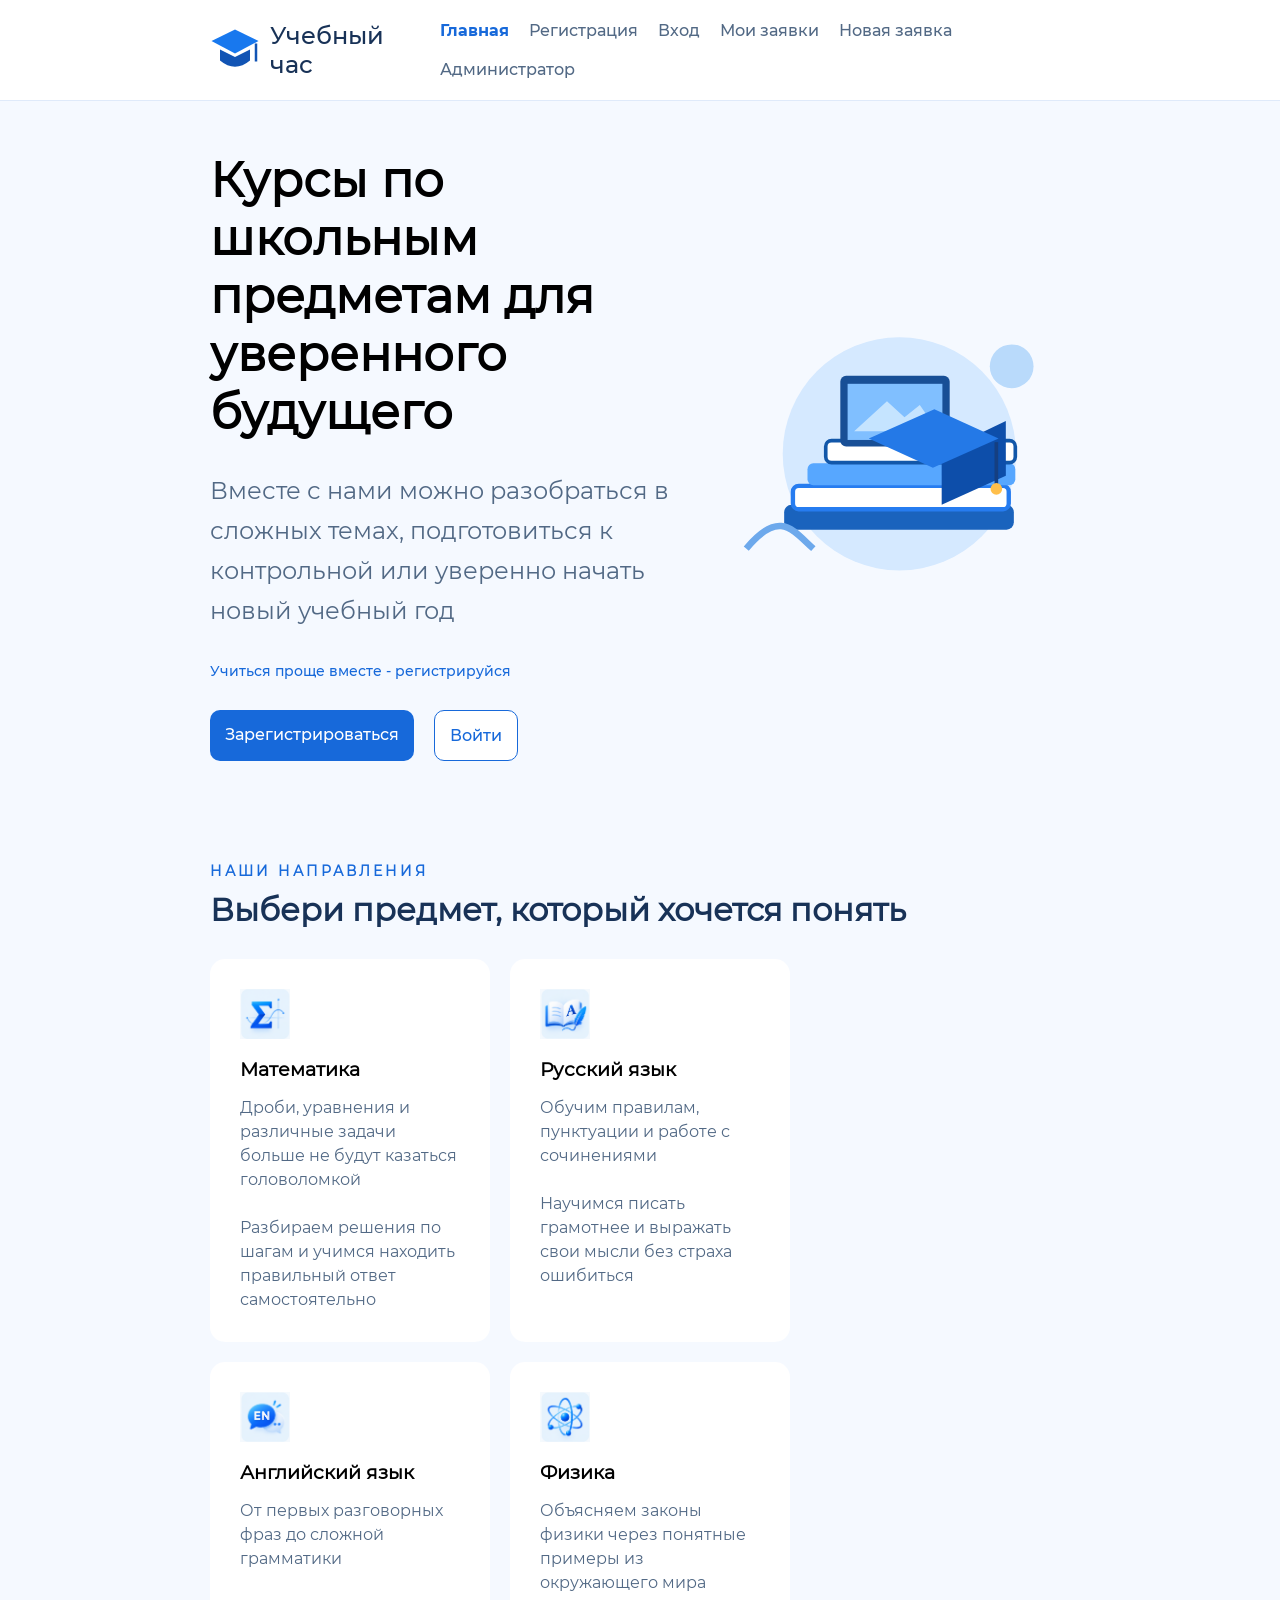
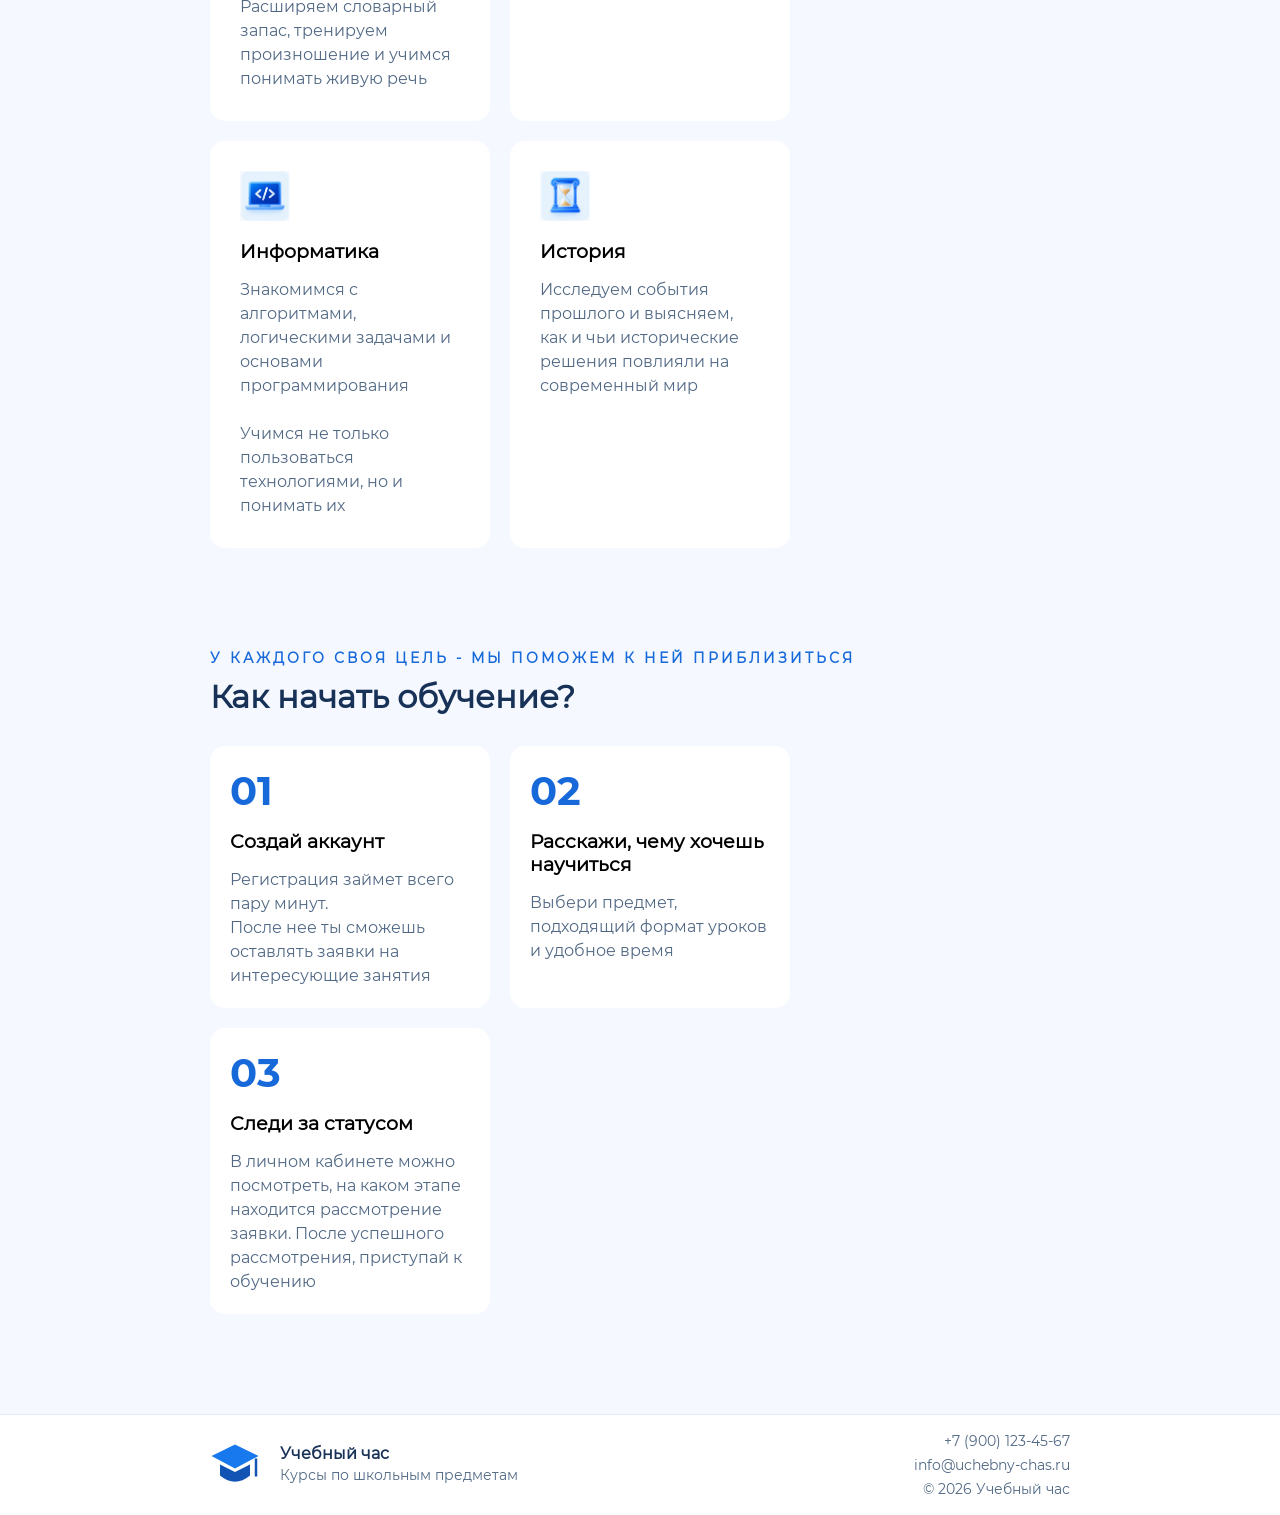
<file: index.html>
<!DOCTYPE html>
<html lang="ru">
<head>
    <meta charset="UTF-8">
    <meta name="viewport" content="width=device-width, initial-scale=1.0">
    <title>Главная | Учебный час</title>
    <link rel="stylesheet" href="css/style.css">
</head>
<body>
    <header class="header">
        <div class="container header__inner">
            <a class="header__logo" href="index.html"><img class="header__logo-image" src="img/logo.svg" alt="Логотип">Учебный час</a>
            <nav class="header__nav">
                <a class="header__link header__link--active" href="index.html">Главная</a>
                <a class="header__link" href="register.html">Регистрация</a>
                <a class="header__link" href="login.html">Вход</a>
                <a class="header__link" href="orders.html">Мои заявки</a>
                <a class="header__link" href="create.html">Новая заявка</a>
                <a class="header__link" href="admin.html">Администратор</a>
            </nav>
        </div>
    </header>
    <main class="main">
        <section class="sec">
            <div class="container sec__inner">
                <div class="sec__content">
                    <h1 class="sec__title">Курсы по школьным предметам для уверенного будущего</h1>
                    <p class="sec__text">Вместе с нами можно разобраться в сложных темах, подготовиться к контрольной или уверенно начать новый учебный год</p>
                    <span class="sec__tag">Учиться проще вместе - регистрируйся</span>
                    <div class="sec__buttons">
                        <a class="button" href="register.html">Зарегистрироваться</a>
                        <a class="button button--outline" href="login.html">Войти</a>
                    </div>
                </div>
                <img class="sec__picture" src="img/study.svg" alt="">
            </div>
        </section>
        <section class="sec">
            <div class="container sec-heading">
                <span class="sec-heading__eyebrow">НАШИ НАПРАВЛЕНИЯ</span>
                <h2 class="sec-heading__title">Выбери предмет, который хочется понять</h2>
            </div>
            <div class="container subject__grid">
                <article class="subject__card">
                    <img class="subject__icon" src="img/1.png" alt="математика фото">
                    <h3 class="subject__name">Математика</h3>
                    <p class="subject__text">Дроби, уравнения и различные задачи больше не будут казаться головоломкой <br> <br> Разбираем решения по шагам и учимся находить правильный ответ самостоятельно</p>
                </article>
                <article class="subject__card">
                    <img class="subject__icon" src="img/2.png" alt="русский язык фото">
                    <h3 class="subject__name">Русский язык</h3>
                    <p class="subject__text">Обучим правилам, пунктуации и работе с сочинениями <br> <br> Научимся писать грамотнее и выражать свои мысли без страха ошибиться</p>
                </article>
                <article class="subject__card">
                    <img class="subject__icon" src="img/3.png" alt="английский язык фото">
                    <h3 class="subject__name">Английский язык</h3>
                    <p class="subject__text">От первых разговорных фраз до сложной грамматики <br> <br> Расширяем словарный запас, тренируем произношение и учимся понимать живую речь</p>
                </article>
                <article class="subject__card">
                    <img class="subject__icon" src="img/4.png" alt="физика фото">
                    <h3 class="subject__name">Физика</h3>
                    <p class="subject__text">Объясняем законы физики через понятные примеры из окружающего мира</p>
                </article>
                <article class="subject__card">
                    <img class="subject__icon" src="img/5.png" alt="информатика фото">
                    <h3 class="subject__name">Информатика</h3>
                    <p class="subject__text">Знакомимся с алгоритмами, логическими задачами и основами программирования <br> <br> Учимся не только пользоваться технологиями, но и понимать их</p>
                </article>
                <article class="subject__card">
                    <img class="subject__icon" src="img/6.png" alt="история фото">
                    <h3 class="subject__name">История</h3>
                    <p class="subject__text">Исследуем события прошлого и выясняем, как и чьи исторические решения повлияли на современный мир</p>
                </article>
            </div>
        </section>
        <section class="sec">
            <div class="container">
                <div class="sec-heading">
                    <span class="sec-heading__eyebrow">У КАЖДОГО СВОЯ ЦЕЛЬ - МЫ ПОМОЖЕМ К НЕЙ ПРИБЛИЗИТЬСЯ</span>
                    <h2 class="sec-heading__title">Как начать обучение?</h2>
                </div>
                <div class="steps__grid">
                    <article class="steps__item">
                        <span class="steps__number">01</span>
                        <h3 class="steps__title">Создай аккаунт</h3>
                        <p class="steps__text">Регистрация займет всего пару минут. <br> После нее ты сможешь оставлять заявки на интересующие занятия</p>
                    </article>
                    <article class="steps__item">
                        <span class="steps__number">02</span>
                        <h3 class="steps__title">Расскажи, чему хочешь научиться</h3>
                        <p class="steps__text">Выбери предмет, подходящий формат уроков и удобное время</p>
                    </article>
                    <article class="steps__item">
                        <span class="steps__number">03</span>
                        <h3 class="steps__title">Следи за статусом</h3>
                        <p class="steps__text">В личном кабинете можно посмотреть, на каком этапе находится рассмотрение заявки. После успешного рассмотрения, приступай к обучению</p>
                    </article>
                </div>
            </div>
        </section>
    </main>
    <footer class="footer">
        <div class="container footer__inner">
            <div class="footer__brand">
                <img class="footer__image" src="img/logo.svg" alt="Логотип">
                <div>
                    <b>Учебный час</b>
                    <p>Курсы по школьным предметам</p>
                </div>
            </div>
            <div class="footer__contacts">
                <p>+7 (900) 123-45-67</p>
                <p>info@uchebny-chas.ru</p>
                <p>© 2026 Учебный час</p>
            </div>
        </div>
    </footer>
</body>

</html>
</file>
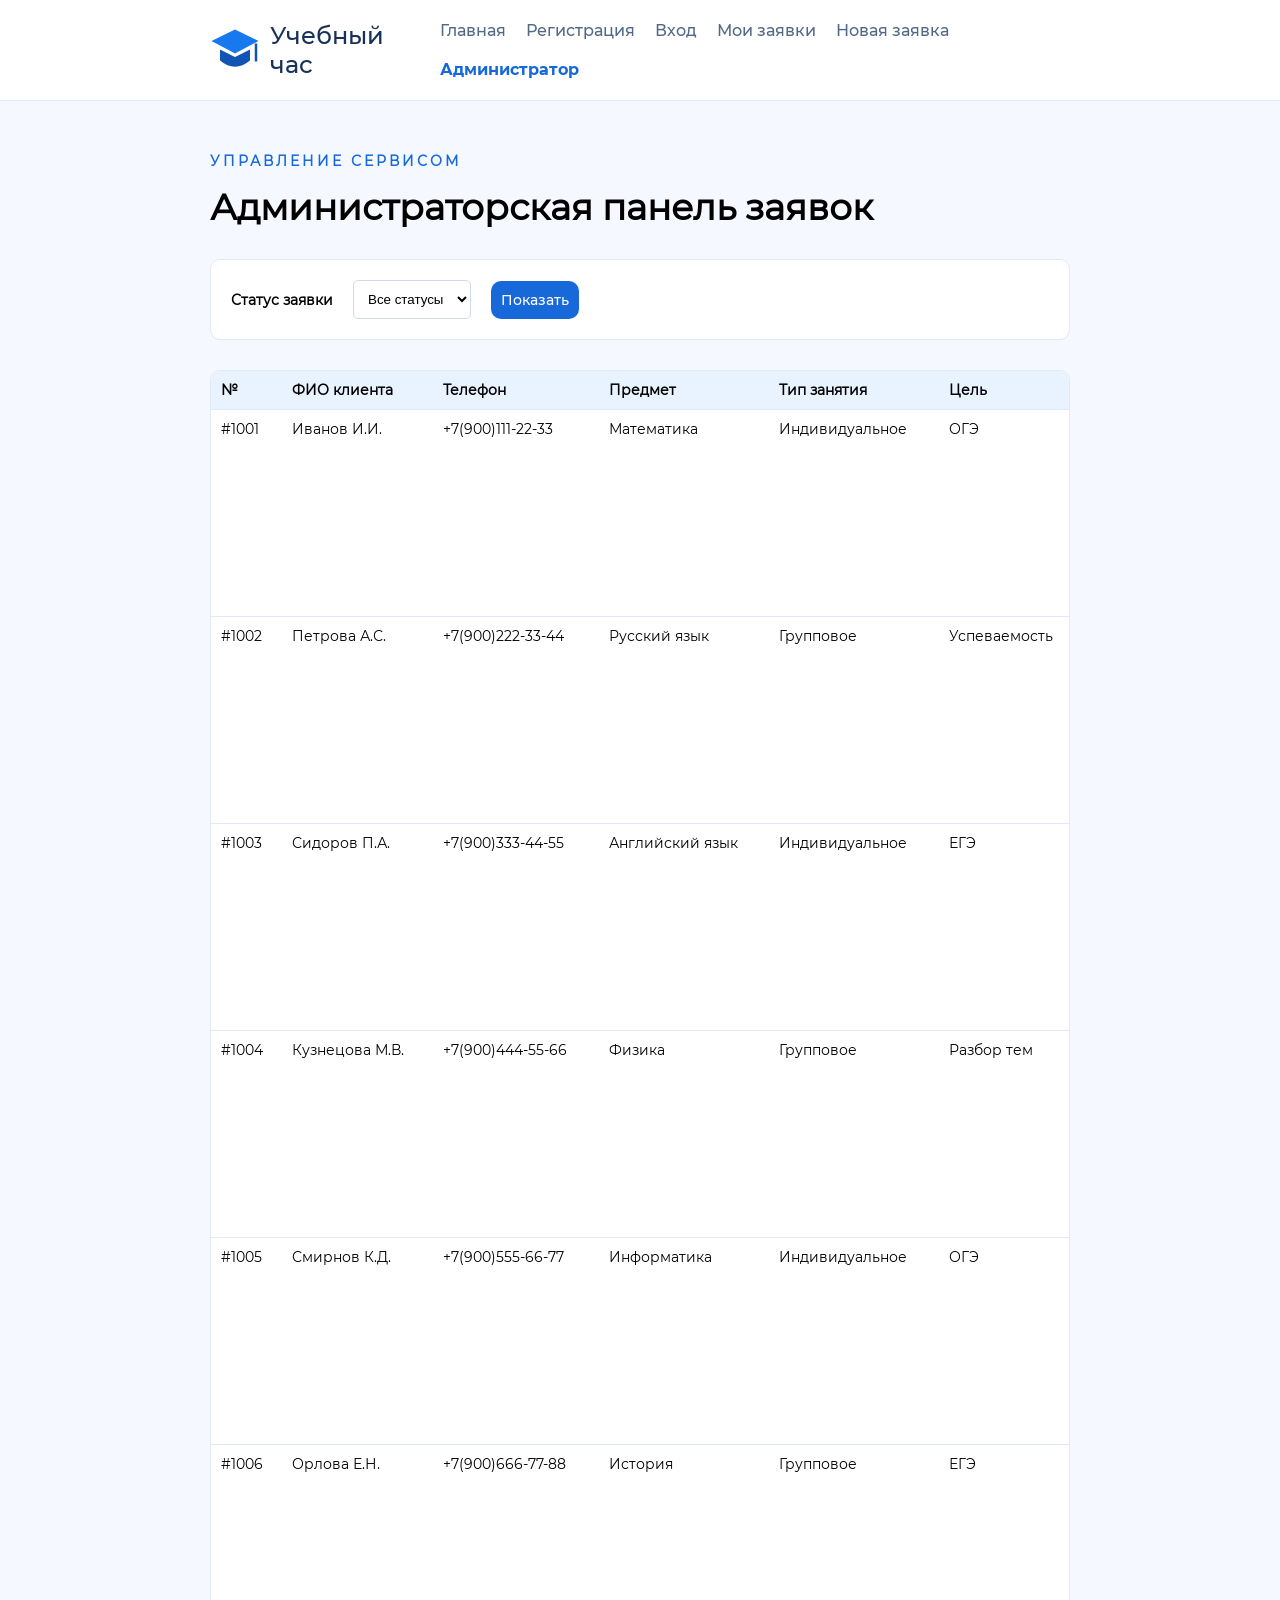
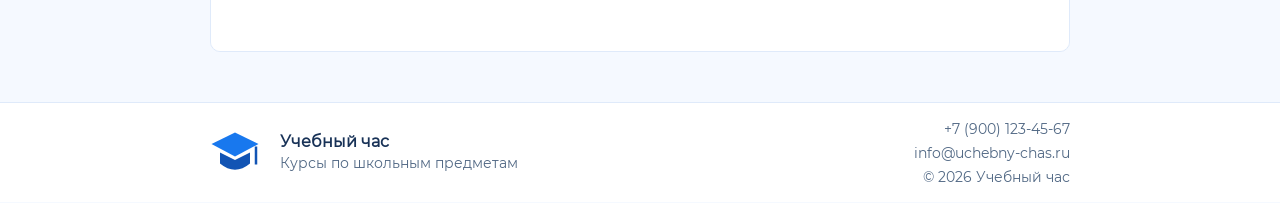
<file: admin.html>
<!DOCTYPE html>
<html lang="ru">
<head>
    <meta charset="UTF-8">
    <meta name="viewport" content="width=device-width, initial-scale=1.0">
    <title>Панель администратора | Учебный час</title>
    <link rel="stylesheet" href="css/style.css">
</head>
<body>
    <header class="header">
        <div class="container header__inner">
            <a class="header__logo" href="index.html"><img class="header__logo-image" src="img/logo.svg" alt="Логотип">Учебный час</a>
            <nav class="header__nav">
                <a class="header__link" href="index.html">Главная</a>
                <a class="header__link" href="register.html">Регистрация</a>
                <a class="header__link" href="login.html">Вход</a>
                <a class="header__link" href="orders.html">Мои заявки</a>
                <a class="header__link" href="create.html">Новая заявка</a>
                <a class="header__link header__link--active" href="admin.html">Администратор</a>
            </nav>
        </div>
    </header>
    <main class="main">
        <section class="admin container">
            <div class="section-heading">
                <span class="sec-heading__eyebrow">УПРАВЛЕНИЕ СЕРВИСОМ</span>
                <h1 class="dashboard__title">Администраторская панель заявок</h1>
            </div>
            <form class="admin__filter" action="" method="post"><label for="filter">Статус заявки</label><select
                    id="filter" name="filter">
                    <option>Все статусы</option>
                    <option>Новая</option>
                    <option>В работе</option>
                    <option>Выполнена</option>
                    <option>Отменена</option>
                </select><button class="button button--small" type="submit">Показать</button></form>
            <div class="admin__table-wrap">
                <table class="admin__table">
                    <thead>
                        <tr>
                            <th>№</th>
                            <th>ФИО клиента</th>
                            <th>Телефон</th>
                            <th>Предмет</th>
                            <th>Тип занятия</th>
                            <th>Цель</th>
                            <th>Удобное время</th>
                            <th>Статус</th>
                            <th>Изменить статус</th>
                        </tr>
                    </thead>
                    <tbody>
                        <tr>
                            <td>#1001</td>
                            <td>Иванов И.И.</td>
                            <td>+7(900)111-22-33</td>
                            <td>Математика</td>
                            <td>Индивидуальное</td>
                            <td>ОГЭ</td>
                            <td>Пн, 16:00</td>
                            <td><span class="status status--new">Новая</span></td>
                            <td>
                                <form class="admin__action" action="" method="post"><label
                                        for="state_0">Статус</label><select id="state_0" name="status"
                                        class="admin__select">
                                        <option selected>Новая</option>
                                        <option>В работе</option>
                                        <option>Выполнена</option>
                                        <option>Отменена</option>
                                    </select><label for="reason_0">Причина отмены</label><input id="reason_0"
                                        class="admin__input" name="reason" type="text"
                                        placeholder="Если отменена"><button class="button button--small"
                                        type="submit">Сохранить</button></form>
                            </td>
                        </tr>
                        <tr>
                            <td>#1002</td>
                            <td>Петрова А.С.</td>
                            <td>+7(900)222-33-44</td>
                            <td>Русский язык</td>
                            <td>Групповое</td>
                            <td>Успеваемость</td>
                            <td>Ср, 17:00</td>
                            <td><span class="status status--work">В работе</span></td>
                            <td>
                                <form class="admin__action" action="" method="post"><label
                                        for="state_1">Статус</label><select id="state_1" name="status"
                                        class="admin__select">
                                        <option>Новая</option>
                                        <option selected>В работе</option>
                                        <option>Выполнена</option>
                                        <option>Отменена</option>
                                    </select><label for="reason_1">Причина отмены</label><input id="reason_1"
                                        class="admin__input" name="reason" type="text"
                                        placeholder="Если отменена"><button class="button button--small"
                                        type="submit">Сохранить</button></form>
                            </td>
                        </tr>
                        <tr>
                            <td>#1003</td>
                            <td>Сидоров П.А.</td>
                            <td>+7(900)333-44-55</td>
                            <td>Английский язык</td>
                            <td>Индивидуальное</td>
                            <td>ЕГЭ</td>
                            <td>Пт, 15:00</td>
                            <td><span class="status status--done">Выполнена</span></td>
                            <td>
                                <form class="admin__action" action="" method="post"><label
                                        for="state_2">Статус</label><select id="state_2" name="status"
                                        class="admin__select">
                                        <option>Новая</option>
                                        <option>В работе</option>
                                        <option selected>Выполнена</option>
                                        <option>Отменена</option>
                                    </select><label for="reason_2">Причина отмены</label><input id="reason_2"
                                        class="admin__input" name="reason" type="text"
                                        placeholder="Если отменена"><button class="button button--small"
                                        type="submit">Сохранить</button></form>
                            </td>
                        </tr>
                        <tr>
                            <td>#1004</td>
                            <td>Кузнецова М.В.</td>
                            <td>+7(900)444-55-66</td>
                            <td>Физика</td>
                            <td>Групповое</td>
                            <td>Разбор тем</td>
                            <td>Вт, 18:00</td>
                            <td><span class="status status--cancel">Отменена</span></td>
                            <td>
                                <form class="admin__action" action="" method="post"><label
                                        for="state_3">Статус</label><select id="state_3" name="status"
                                        class="admin__select">
                                        <option>Новая</option>
                                        <option>В работе</option>
                                        <option>Выполнена</option>
                                        <option selected>Отменена</option>
                                    </select><label for="reason_3">Причина отмены</label><input id="reason_3"
                                        class="admin__input" name="reason" type="text"
                                        placeholder="Если отменена"><button class="button button--small"
                                        type="submit">Сохранить</button></form>
                            </td>
                        </tr>
                        <tr>
                            <td>#1005</td>
                            <td>Смирнов К.Д.</td>
                            <td>+7(900)555-66-77</td>
                            <td>Информатика</td>
                            <td>Индивидуальное</td>
                            <td>ОГЭ</td>
                            <td>Чт, 14:00</td>
                            <td><span class="status status--new">Новая</span></td>
                            <td>
                                <form class="admin__action" action="" method="post"><label
                                        for="state_4">Статус</label><select id="state_4" name="status"
                                        class="admin__select">
                                        <option selected>Новая</option>
                                        <option>В работе</option>
                                        <option>Выполнена</option>
                                        <option>Отменена</option>
                                    </select><label for="reason_4">Причина отмены</label><input id="reason_4"
                                        class="admin__input" name="reason" type="text"
                                        placeholder="Если отменена"><button class="button button--small"
                                        type="submit">Сохранить</button></form>
                            </td>
                        </tr>
                        <tr>
                            <td>#1006</td>
                            <td>Орлова Е.Н.</td>
                            <td>+7(900)666-77-88</td>
                            <td>История</td>
                            <td>Групповое</td>
                            <td>ЕГЭ</td>
                            <td>Сб, 12:00</td>
                            <td><span class="status status--work">В работе</span></td>
                            <td>
                                <form class="admin__action" action="" method="post"><label
                                        for="state_5">Статус</label><select id="state_5" name="status"
                                        class="admin__select">
                                        <option>Новая</option>
                                        <option selected>В работе</option>
                                        <option>Выполнена</option>
                                        <option>Отменена</option>
                                    </select><label for="reason_5">Причина отмены</label><input id="reason_5"
                                        class="admin__input" name="reason" type="text"
                                        placeholder="Если отменена"><button class="button button--small"
                                        type="submit">Сохранить</button></form>
                            </td>
                        </tr>
                    </tbody>
                </table>
            </div>
        </section>
    </main>
    <footer class="footer">
        <div class="container footer__inner">
            <div class="footer__brand"><img class="footer__image" src="img/logo.svg" alt="Логотип">
                <div><b>Учебный час</b>
                    <p>Курсы по школьным предметам</p>
                </div>
            </div>
            <div class="footer__contacts">
                <p>+7 (900) 123-45-67</p>
                <p>info@uchebny-chas.ru</p>
                <p>© 2026 Учебный час</p>
            </div>
        </div>
    </footer>
</body>

</html>
</file>
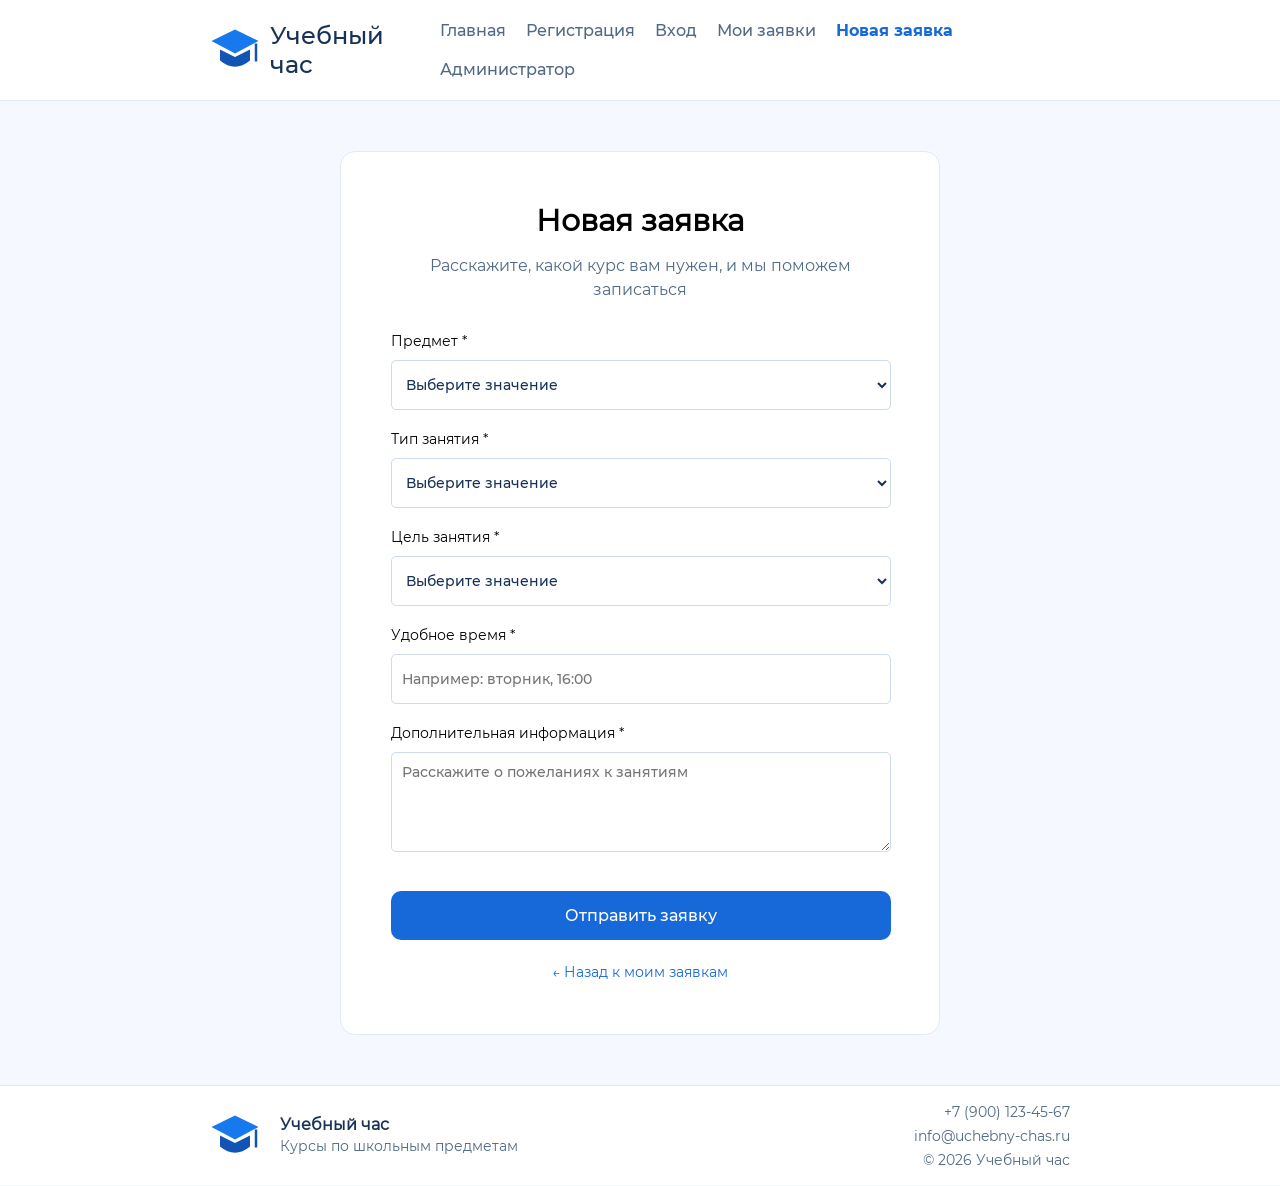
<file: create.html>
<!DOCTYPE html>
<html lang="ru">
<head>
    <meta charset="UTF-8">
    <meta name="viewport" content="width=device-width, initial-scale=1.0">
    <title>Новая заявка | Учебный час</title>
    <link rel="stylesheet" href="css/style.css">
</head>
<body>
    <header class="header">
        <div class="container header__inner">
            <a class="header__logo" href="index.html"><img class="header__logo-image" src="img/logo.svg"
                    alt="Логотип">Учебный час</a>
            <nav class="header__nav">
                <a class="header__link" href="index.html">Главная</a>
                <a class="header__link" href="register.html">Регистрация</a>
                <a class="header__link" href="login.html">Вход</a>
                <a class="header__link" href="orders.html">Мои заявки</a>
                <a class="header__link header__link--active" href="create.html">Новая заявка</a>
                <a class="header__link" href="admin.html">Администратор</a>
            </nav>
        </div>
    </header>
    <main class="main">
        <section class="form-page">
            <div class="container">
                <div class="form-page__card">
                    <div class="form-page__heading">
                        <h1 class="form-page__title">Новая заявка</h1>
                        <p class="form-page__text">Расскажите, какой курс вам нужен, и мы поможем записаться</p>
                    </div>
                    <form class="form" action="" method="post">
                        <div class="form__group">
                            <label class="form__label" for="subject">Предмет *</label>
                            <select class="form__input" id="subject" name="subject" required>
                                <option value="">Выберите значение</option>
                                <option>Математика</option>
                                <option>Русский язык</option>
                                <option>Английский язык</option>
                                <option>Физика</option>
                                <option>Информатика</option>
                                <option>История</option>
                            </select>
                        </div>
                        <div class="form__group">
                            <label class="form__label" for="lesson_type">Тип занятия *</label>
                            <select class="form__input" id="lesson_type" name="lesson_type" required>
                                <option value="">Выберите значение</option>
                                <option>Индивидуальное</option>
                                <option>Групповое</option>
                            </select>
                        </div>
                        <div class="form__group">
                            <label class="form__label" for="goal">Цель занятия *</label>
                            <select class="form__input" id="goal" name="goal" required>
                                <option value="">Выберите значение</option>
                                <option>Подготовка к ОГЭ</option>
                                <option>Подготовка к ЕГЭ</option>
                                <option>Повышение успеваемости</option>
                                <option>Разбор сложных тем</option>
                            </select>
                        </div>
                        <div class="form__group">
                            <label class="form__label" for="lesson_time">Удобное время *</label>
                            <input class="form__input" id="lesson_time" name="lesson_time" type="text" placeholder="Например: вторник, 16:00" required>
                        </div>
                        <div class="form__group">
                            <label class="form__label" for="comment">Дополнительная информация *</label>
                            <textarea class="form__input form__input--textarea" id="comment" name="comment" placeholder="Расскажите о пожеланиях к занятиям" required></textarea>
                        </div>
                        <button class="button form__submit" type="submit">Отправить заявку</button>
                    </form>
                    <p class="form-page__bottom"><a href="orders.html">← Назад к моим заявкам</a></p>
                </div>
            </div>
        </section>
    </main>
    <footer class="footer">
        <div class="container footer__inner">
            <div class="footer__brand"><img class="footer__image" src="img/logo.svg" alt="Логотип">
                <div><b>Учебный час</b>
                    <p>Курсы по школьным предметам</p>
                </div>
            </div>
            <div class="footer__contacts">
                <p>+7 (900) 123-45-67</p>
                <p>info@uchebny-chas.ru</p>
                <p>© 2026 Учебный час</p>
            </div>
        </div>
    </footer>
</body>
</html>
</file>
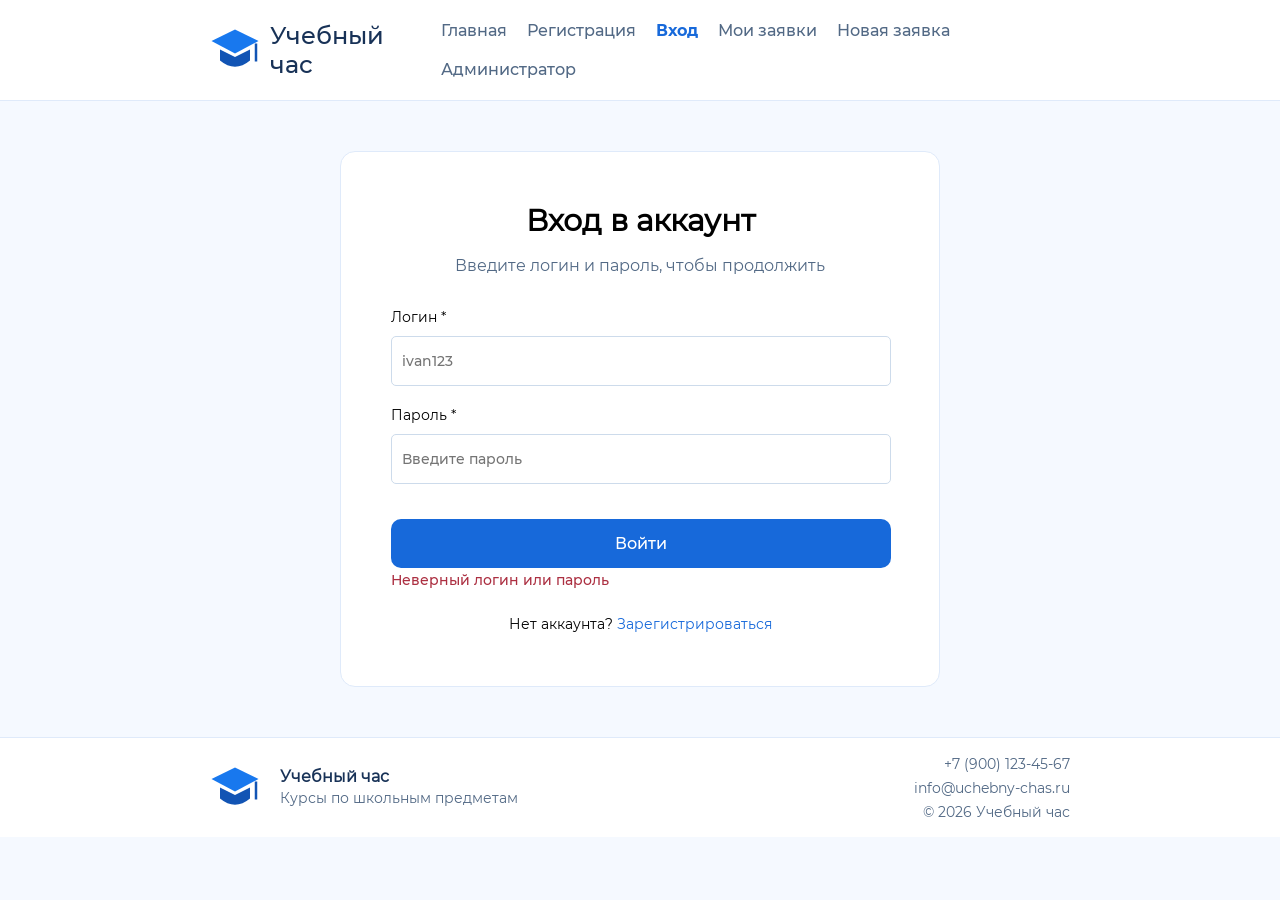
<file: login.html>
<!DOCTYPE html>
<html lang="ru">
<head>
    <meta charset="UTF-8">
    <meta name="viewport" content="width=device-width, initial-scale=1.0">
    <title>Вход | Учебный час</title>
    <link rel="stylesheet" href="css/style.css">
</head>
<body>
    <header class="header">
        <div class="container header__inner">
            <a class="header__logo" href="index.html"><img class="header__logo-image" src="img/logo.svg" alt="Логотип">Учебный час</a>
            <nav class="header__nav">
                <a class="header__link" href="index.html">Главная</a>
                <a class="header__link" href="register.html">Регистрация</a>
                <a class="header__link header__link--active" href="login.html">Вход</a>
                <a class="header__link" href="orders.html">Мои заявки</a>
                <a class="header__link" href="create.html">Новая заявка</a>
                <a class="header__link" href="admin.html">Администратор</a>
            </nav>
        </div>
    </header>
    <main class="main">
        <section class="form-page">
            <div class="container">
                <div class="form-page__card">
                    <div class="form-page__heading">
                        <h1 class="form-page__title">Вход в аккаунт</h1>
                        <p class="form-page__text">Введите логин и пароль, чтобы продолжить</p>
                    </div>
                    <form class="form" action="" method="post">
                        <div class="form__group"><label class="form__label" for="login">Логин *</label><input
                                class="form__input" id="login" name="login" type="text" placeholder="ivan123" required>
                        </div>
                        <div class="form__group"><label class="form__label" for="login_password">Пароль *</label><input
                                class="form__input" id="login_password" name="login_password" type="password"
                                placeholder="Введите пароль" required></div><button class="button form__submit"
                            type="submit">Войти</button>
                    </form>
                    <p class="form__error">Неверный логин или пароль</p>
                    <p class="form-page__bottom">Нет аккаунта? <a href="register.html">Зарегистрироваться</a></p>
                </div>
            </div>
        </section>
    </main>
    <footer class="footer">
        <div class="container footer__inner">
            <div class="footer__brand"><img class="footer__image" src="img/logo.svg" alt="Логотип">
                <div><b>Учебный час</b>
                    <p>Курсы по школьным предметам</p>
                </div>
            </div>
            <div class="footer__contacts">
                <p>+7 (900) 123-45-67</p>
                <p>info@uchebny-chas.ru</p>
                <p>© 2026 Учебный час</p>
            </div>
        </div>
    </footer>
</body>
</html>
</file>
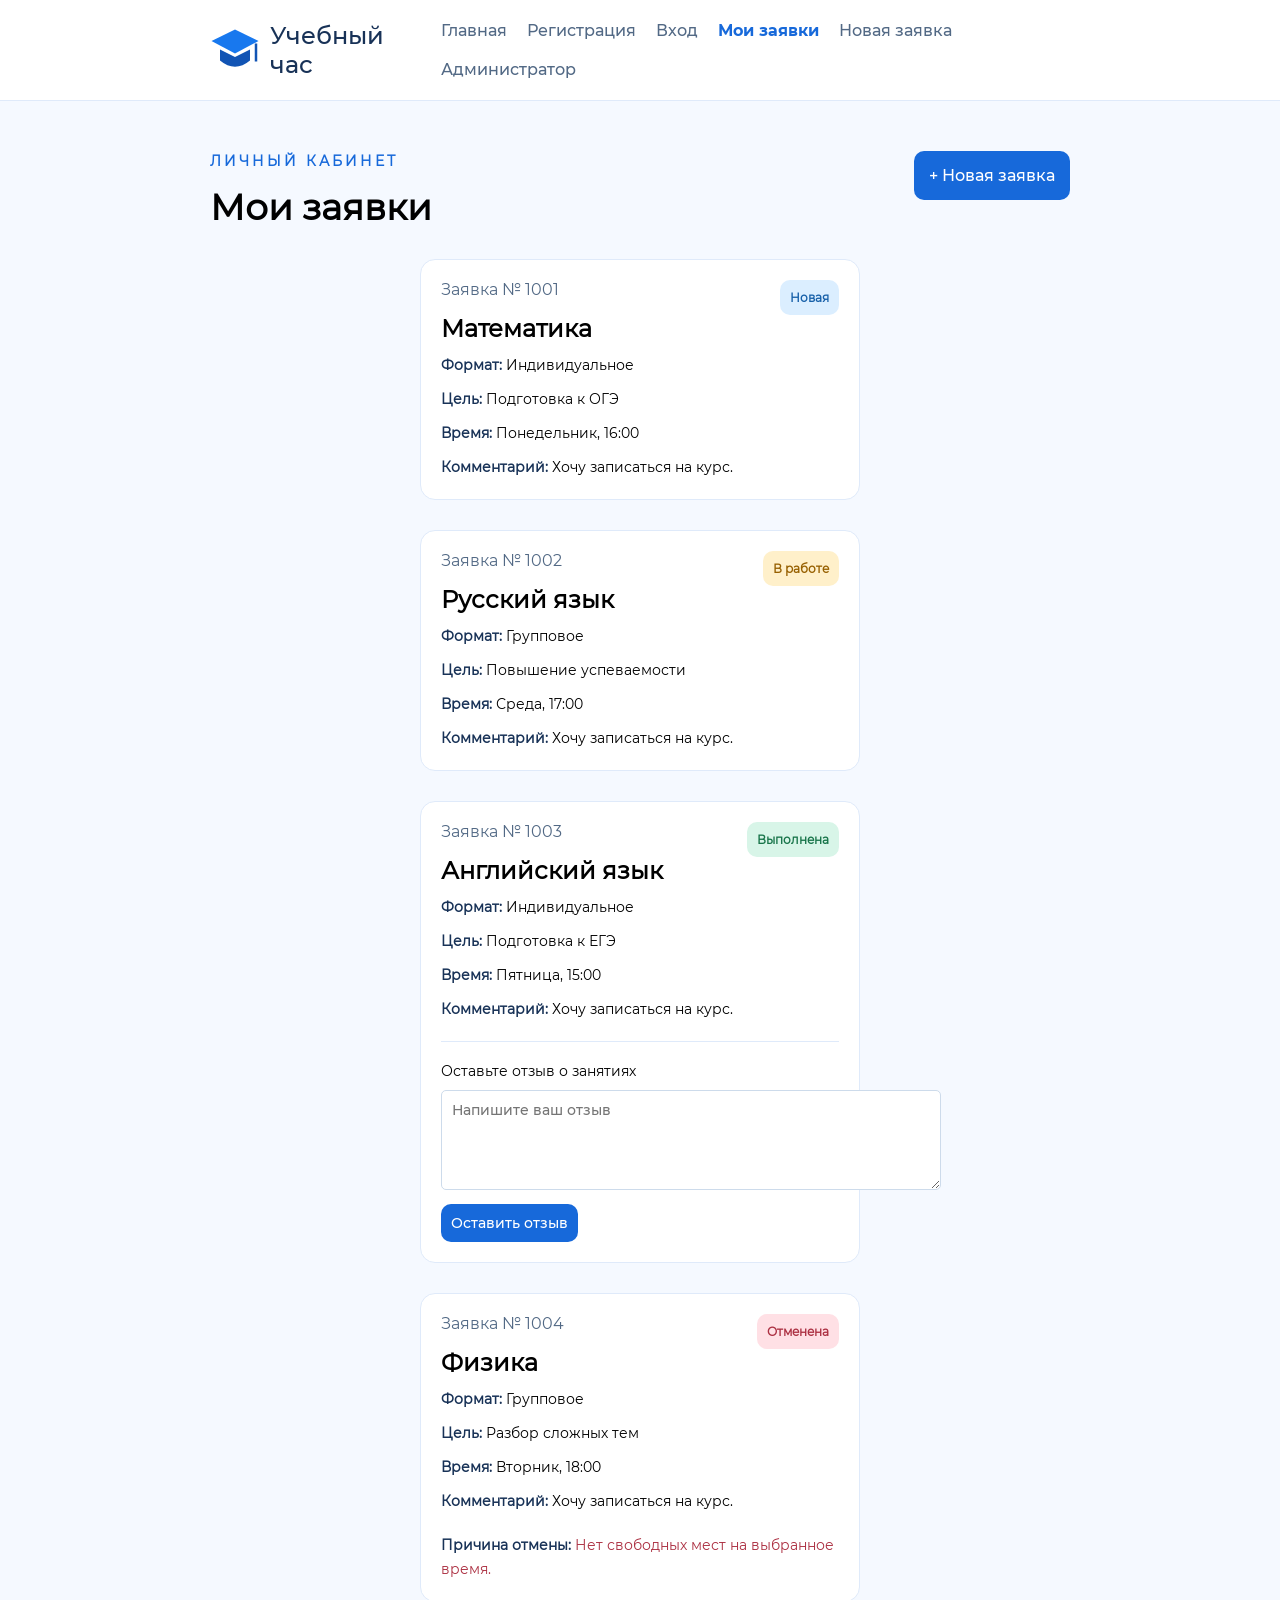
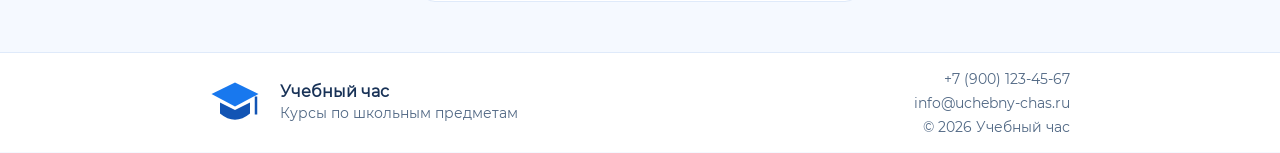
<file: orders.html>
<!DOCTYPE html>
<html lang="ru">
<head>
    <meta charset="UTF-8">
    <meta name="viewport" content="width=device-width, initial-scale=1.0">
    <title>Мои заявки | Учебный час</title>
    <link rel="stylesheet" href="css/style.css">
</head>
<body>
    <header class="header">
        <div class="container header__inner">
            <a class="header__logo" href="index.html"><img class="header__logo-image" src="img/logo.svg" alt="Логотип">Учебный час</a>
            <nav class="header__nav">
                <a class="header__link" href="index.html">Главная</a>
                <a class="header__link" href="register.html">Регистрация</a>
                <a class="header__link" href="login.html">Вход</a>
                <a class="header__link header__link--active" href="orders.html">Мои заявки</a>
                <a class="header__link" href="create.html">Новая заявка</a>
                <a class="header__link" href="admin.html">Администратор</a>
            </nav>
        </div>
    </header>
    <main class="main">
        <section class="dashboard container">
            <div class="dashboard__heading">
                <div>
                    <span class="sec-heading__eyebrow">ЛИЧНЫЙ КАБИНЕТ</span>
                    <h1 class="dashboard__title">Мои заявки</h1>
                </div>
                <a class="button" href="create.html">+ Новая заявка</a>
            </div>
            <div class="orders__grid">
                <article class="order-card">
                    <div class="order-card__top">
                        <div>
                            <span class="order-card__number">Заявка № 1001</span>
                            <h2 class="order-card__title">Математика</h2>
                        </div>
                        <span class="status status--new">Новая</span>
                    </div>
                    <div class="order-card__info">
                        <p><b>Формат:</b> Индивидуальное</p>
                        <p><b>Цель:</b> Подготовка к ОГЭ</p>
                        <p><b>Время:</b> Понедельник, 16:00</p>
                        <p><b>Комментарий:</b> Хочу записаться на курс.</p>
                    </div>
                </article>
                <article class="order-card">
                    <div class="order-card__top">
                        <div>
                            <span class="order-card__number">Заявка № 1002</span>
                            <h2 class="order-card__title">Русский язык</h2>
                        </div>
                        <span class="status status--work">В работе</span>
                    </div>
                    <div class="order-card__info">
                        <p><b>Формат:</b> Групповое</p>
                        <p><b>Цель:</b> Повышение успеваемости</p>
                        <p><b>Время:</b> Среда, 17:00</p>
                        <p><b>Комментарий:</b> Хочу записаться на курс.</p>
                    </div>
                </article>
                <article class="order-card">
                    <div class="order-card__top">
                        <div>
                            <span class="order-card__number">Заявка № 1003</span>
                            <h2 class="order-card__title">Английский язык</h2>
                        </div>
                        <span class="status status--done">Выполнена</span>
                    </div>
                    <div class="order-card__info">
                        <p><b>Формат:</b> Индивидуальное</p>
                        <p><b>Цель:</b> Подготовка к ЕГЭ</p>
                        <p><b>Время:</b> Пятница, 15:00</p>
                        <p><b>Комментарий:</b> Хочу записаться на курс.</p>
                    </div>
                    <form class="review" action="" method="post"><label class="form__label" for="review_text">Оставьте
                            отзыв о занятиях</label><textarea class="form__input" id="review_text" name="review_text"
                            placeholder="Напишите ваш отзыв" required></textarea><button class="button button--small"
                            type="submit">Оставить отзыв</button></form>
                </article>
                <article class="order-card">
                    <div class="order-card__top">
                        <div>
                            <span class="order-card__number">Заявка № 1004</span>
                            <h2 class="order-card__title">Физика</h2>
                        </div>
                        <span class="status status--cancel">Отменена</span>
                    </div>
                    <div class="order-card__info">
                        <p><b>Формат:</b> Групповое</p>
                        <p><b>Цель:</b> Разбор сложных тем</p>
                        <p><b>Время:</b> Вторник, 18:00</p>
                        <p><b>Комментарий:</b> Хочу записаться на курс.</p>
                    </div>
                    <p class="order-card__reason"><b>Причина отмены:</b> Нет свободных мест на выбранное время.</p>
                </article>
            </div>
        </section>
    </main>
    <footer class="footer">
        <div class="container footer__inner">
            <div class="footer__brand"><img class="footer__image" src="img/logo.svg" alt="Логотип">
                <div><b>Учебный час</b>
                    <p>Курсы по школьным предметам</p>
                </div>
            </div>
            <div class="footer__contacts">
                <p>+7 (900) 123-45-67</p>
                <p>info@uchebny-chas.ru</p>
                <p>© 2026 Учебный час</p>
            </div>
        </div>
    </footer>
</body>
</html>
</file>
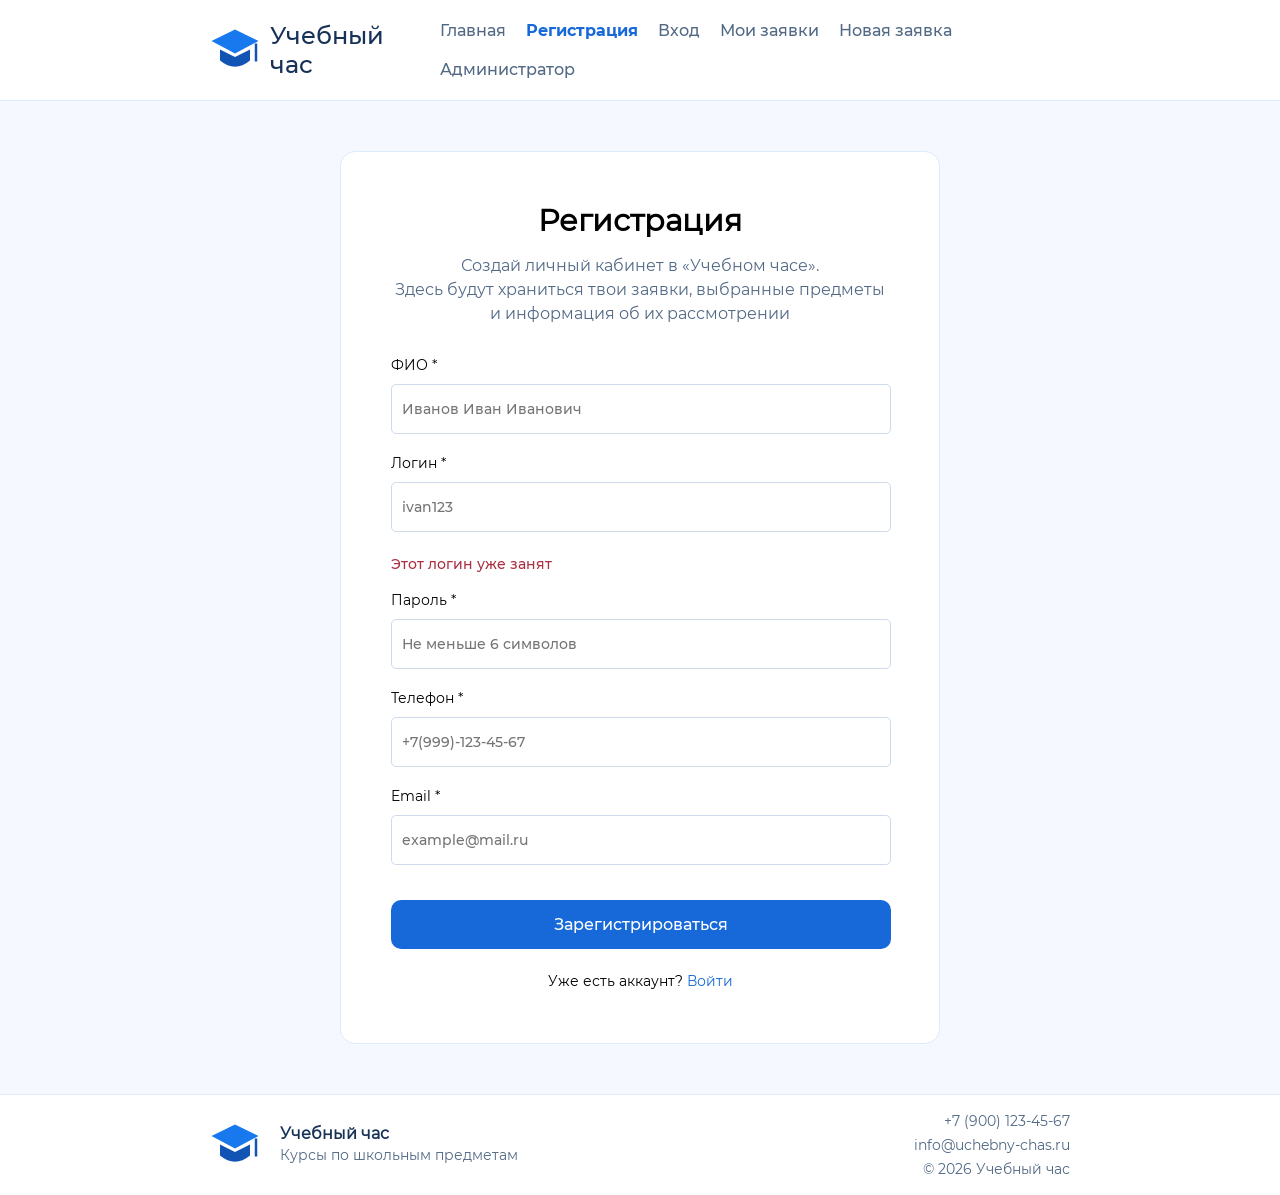
<file: register.html>
<!DOCTYPE html>
<html lang="ru">
<head>
    <meta charset="UTF-8">
    <meta name="viewport" content="width=device-width, initial-scale=1.0">
    <title>Регистрация | Учебный час</title>
    <link rel="stylesheet" href="css/style.css">
</head>
<body>
    <header class="header">
        <div class="container header__inner">
            <a class="header__logo" href="index.html"><img class="header__logo-image" src="img/logo.svg" alt="Логотип">Учебный час</a>
            <nav class="header__nav">
                <a class="header__link" href="index.html">Главная</a>
                <a class="header__link header__link--active" href="register.html">Регистрация</a>
                <a class="header__link" href="login.html">Вход</a>
                <a class="header__link" href="orders.html">Мои заявки</a>
                <a class="header__link" href="create.html">Новая заявка</a>
                <a class="header__link" href="admin.html">Администратор</a>
            </nav>
        </div>
    </header>
    <main class="main">
        <section class="form-page">
            <div class="container">
                <div class="form-page__card">
                    <div class="form-page__heading">
                        <h1 class="form-page__title">Регистрация</h1>
                        <p class="form-page__text">Создай личный кабинет в «Учебном часе». <br> Здесь будут храниться твои заявки, выбранные предметы и информация об их рассмотрении</p>
                    </div>
                    <form class="form" action="" method="post">
                        <div class="form__group">
                            <label class="form__label" for="full_name">ФИО *</label>
                            <input class="form__input" id="full_name" name="full_name" type="text" placeholder="Иванов Иван Иванович" pattern="[А-Яа-яЁё ]+" required></div>
                        <div class="form__group">
                            <label class="form__label" for="username">Логин *</label>
                            <input class="form__input" id="username" name="username" type="text" placeholder="ivan123" minlength="6" pattern="[A-Za-z0-9]+" required></div>
                            <p class="form__error">Этот логин уже занят</p>
                        <div class="form__group">
                            <label class="form__label" for="password">Пароль *</label>
                            <input class="form__input" id="password" name="password" type="password" placeholder="Не меньше 6 символов" minlength="6" required></div>
                        <div class="form__group">
                            <label class="form__label" for="phone">Телефон *</label>
                            <input class="form__input" id="phone" name="phone" type="tel" placeholder="+7(999)-123-45-67" pattern="\+7\([0-9]{3}\)-[0-9]{3}-[0-9]{2}-[0-9]{2}" required></div>
                        <div class="form__group">
                            <label class="form__label" for="email">Email *</label>
                            <input class="form__input" id="email" name="email" type="email" placeholder="example@mail.ru" required></div>
                        <button class="button form__submit" type="submit">Зарегистрироваться</button>
                    </form>
                    <p class="form-page__bottom">Уже есть аккаунт? <a href="login.html">Войти</a></p>
                </div>
            </div>
        </section>
    </main>
    <footer class="footer">
        <div class="container footer__inner">
            <div class="footer__brand"><img class="footer__image" src="img/logo.svg" alt="Логотип">
                <div><b>Учебный час</b>
                    <p>Курсы по школьным предметам</p>
                </div>
            </div>
            <div class="footer__contacts">
                <p>+7 (900) 123-45-67</p>
                <p>info@uchebny-chas.ru</p>
                <p>© 2026 Учебный час</p>
            </div>
        </div>
    </footer>
</body>

</html>
</file>
<file: css/style.css>
@font-face {
    font-family: 'Montserrat_Regular';
    src: url('../fonts/Montserrat-Regular.woff');
}

@font-face {
    font-family: 'Montserrat_Medium';
    src: url('../fonts/Montserrat-Medium.woff');
}

@font-face {
    font-family: 'Montserrat_Bold';
    src: url('../fonts/Montserrat-Bold.woff');
}

* {
    margin: 0;
    padding: 0;
    box-sizing: border-box;
}

body {
    font-family: 'Montserrat_Regular';
    font-size: 16px;
    background-color: #f5f9ff;
    
}

a {
    color: #1769da;
    text-decoration: none;
}

p {
    line-height: 24px;
}

.container {
    width: 1280px;
    margin: auto;
    padding-left: 20px;
    padding-right: 20px;
}

.header {
    background-color: white;
    border-bottom: 1px solid #dfeafa;
}

.header__inner {
    height: 100px;
    display: flex;
    align-items: center;
    justify-content: space-between;
    gap: 20px;
}

.header__logo {
    display: flex;
    align-items: center;
    color: #183257;
    font-family: 'Montserrat_Medium';
    font-size: 24px;
}

.header__logo-image {
    width: 50px;
    height: 50px;
    margin-right: 10px;
}

.header__nav {
    display: flex;
    gap: 50px;
    flex-wrap: wrap;
}

.header__link {
    color: #526985;
    font-family: 'Montserrat_Medium';
    font-size: 16px;
}

.header__link--active {
    color: #1769da;
    font-family: 'Montserrat_Bold';
}

.sec {
    padding-top: 50px;
    padding-bottom: 50px;
}

.sec__inner {
    display: flex;
    align-items: center;
    justify-content: space-between;
}

.sec__tag {
    color: #1769da;
    font-family: 'Montserrat_Medium';
    font-size: 14px;
}

.sec__title {
    color: black;
    font-size: 48px;
}

.sec__text {
    color: #526985;
    width: 600px;
    padding-top: 30px;
    padding-bottom: 30px;
    font-size: 24px;
    line-height: 40px;
}

.button {
    display: inline-block;
    background-color: #1769da;
    color: white;
    border: none;
    border-radius: 10px;
    padding: 15px;
    font-family: 'Montserrat_Medium';
    font-size: 16px;
    text-align: center;
    cursor: pointer;
}

.button:hover {
    background-color: #1252a8;
}

.button--outline {
    background-color: white;
    color: #1769da;
    border: 1px solid #1769da;
}

.button--outline:hover {
    background-color: #e9f3ff;
}

.button--small {
    padding: 10px;
    font-size: 14px;
}

.sec__buttons {
    display: flex;
    gap: 20px;
    margin-top: 30px;
}

.sec__picture {
    width: 500px;
    height: 500px;
}

.sec-heading {
    margin-bottom: 30px;
}

.sec-heading__eyebrow {
    color: #1769da;
    font-size: 14px;
    font-weight: 700;
    letter-spacing: 3px;
}

.sec-heading__title {
    color: #183257;
    font-size: 32px;
    margin-top: 10px;
    margin-bottom: 10px;
}

.sec-heading p {
    color: #526985;
}

.footer {
    background-color: white;
    border-top: 1px solid #dfeafa;
    height: 100px;
}

b {
    color: #183257;
}

.footer__inner {
    display: flex;
    justify-content: space-between;
    align-items: center;
    padding-top: 20px;
    padding-bottom: 20px;
    height: 100px;
}

.footer__brand {
    display: flex;
    align-items: center;
    gap: 20px;
}

.footer__brand p {
    color: #526985;
    font-size: 14px;
}

.footer__image {
    width: 50px;
    height: 50px;
}

.footer__contacts {
    color: #526985;
    text-align: right;
    font-size: 14px;
}

.subject {
    padding-top: 50px;
    padding-bottom: 50px;
}

.subject__grid {
    display: flex;
    flex-wrap: wrap;
    gap: 20px;
}

.subject__card {
    width: 400px;
    background-color: white;
    border-radius: 15px;
    padding: 30px;
}

.subject__icon {
    width: 50px;
    height: 50px;
}

.subject__name {
    margin-top: 15px;
    margin-bottom: 15px;
}

.subject__text {
    color: #526985;
    font-size: 16px;
}

.steps {
    background-color: #e9f3ff;
    padding-top: 50px;
    padding-bottom: 50px;
}

.steps__grid {
    display: flex;
    flex-wrap: wrap;
    gap: 20px;
    padding-bottom: 50px;
}

.steps__item {
    width: 400px;
    background-color: white;
    border-radius: 15px;
    padding: 20px;
}

.steps__number {
    color: #1769da;
    font-family: 'Montserrat_Bold';
    font-size: 40px;
}

.steps__title {
    margin-top: 15px;
    margin-bottom: 15px;
}

.steps__text {
    color: #526985;
    font-size: 16px;
}

.form__group {
    margin-bottom: 20px;
}

.form__label {
    display: block;
    margin-bottom: 10px;
    font-family: 'Montserrat_Regular';
    font-size: 14px;
}

.form__input {
    width: 500px;
    height: 50px;
    background-color: white;
    border: 1px solid #cddbeb;
    border-radius: 5px;
    padding: 10px;
    font-family: 'Montserrat_Medium';
    font-size: 14px;
    color: #183257;
}

.form__error {
    color: #ac3042;
    font-family: 'Montserrat_Medium';
    font-size: 14px;
    margin-bottom: 15px;
}

textarea.form__input {
    height: 100px;
}

.form__submit {
    width: 500px;
    margin-top: 15px;
}

.form-page {
    padding-top: 50px;
    padding-bottom: 50px;
}

.form-page__card {
    width: 600px;
    margin: auto;
    background-color: white;
    border: 1px solid #dfeafa;
    border-radius: 15px;
    padding: 50px;
}

.form-page__heading {
    text-align: center;
    margin-bottom: 30px;
}

.form-page__title {
    font-size: 30px;
    margin-bottom: 15px;
}

.form-page__text {
    color: #526985;
    font-size: 16px;
}

.form-page__bottom {
    text-align: center;
    margin-top: 20px;
    font-size: 14px;
}

.dashboard {
    padding-top: 50px;
    padding-bottom: 50px;
}

.dashboard__heading {
    display: flex;
    justify-content: space-between;
    align-items: flex-start;
    margin-bottom: 30px;
    gap: 20px;
}

.dashboard__title {
    font-size: 36px;
    margin-top: 15px;
}

.dashboard__heading p {
    color: #526985;
}

.orders__grid {
    display: flex;
    flex-wrap: wrap;
    justify-content: center;
    gap: 30px;
}

.order-card {
    width: 600px;
    background-color: white;
    border: 1px solid #dfeafa;
    border-radius: 15px;
    padding: 20px;
}

.order-card__top {
    display: flex;
    justify-content: space-between;
    align-items: flex-start;
    gap: 10px;
}

.order-card__number {
    color: #526985;
    font-size: 16px;
}

.order-card__title {
    margin-top: 15px;
}

.order-card__info p {
    font-size: 14px;
    margin-top: 10px;
}

.order-card__reason {
    color: #ac3042;
    font-size: 14px;
    margin-top: 20px;
}

.review {
    border-top: 1px solid #dfeafa;
    margin-top: 20px;
    padding-top: 20px;
}

.review .button {
    margin-top: 10px;
}

.admin {
    padding-top: 50px;
    padding-bottom: 50px;
}

.admin__filter {
    background-color: white;
    border: 1px solid #dfeafa;
    border-radius: 10px;
    padding: 20px;
    display: flex;
    align-items: center;
    gap: 20px;
    margin-top: 30px;
    margin-bottom: 30px;
}

.admin__filter label {
    font-size: 14px;
    font-weight: 700;
}

.admin__filter select {
    background-color: white;
    border: 1px solid #cddbeb;
    border-radius: 5px;
    padding: 10px;
}

.admin__table-wrap {
    overflow-x: auto;
    background-color: white;
    border: 1px solid #dfeafa;
    border-radius: 10px;
}

.admin__table {
    width: 1360px;
    border-collapse: collapse;
    font-size: 14px;
}

.admin__table th {
    background-color: #e9f3ff;
    text-align: left;
    padding: 10px;
}

.admin__table td {
    border-top: 1px solid #dfeafa;
    padding: 10px;
    vertical-align: top;
}

.admin__action {
    display: flex;
    flex-direction: column;
    gap: 10px;
    width: 160px;
}

.admin__action label {
    font-size: 12px;
    color: #526985;
}

.admin__select,
.admin__input {
    font-family: 'Montserrat_Medium';
    width: 160px;
    padding: 10px;
    border: 1px solid #cddbeb;
    border-radius: 5px;
}

.status {
    display: inline-block;
    padding: 10px;
    border-radius: 10px;
    font-weight: 700;
    font-size: 12px;
}

.status--new {
    background-color: #dbeeff;
    color: #1760a9;
}

.status--work {
    background-color: #fff0ca;
    color: #976000;
}

.status--done {
    background-color: #d8f5e8;
    color: #177449;
}

.status--cancel {
    background-color: #ffe0e5;
    color: #ac3042;
}

@media (max-width: 1350px) {
    .container {
        width: 900px;
    }

    .header__nav {
        gap: 20px;
    }

    .sec__text {
        width: 500px;
    }

    .sec__picture {
        width: 350px;
        height: 350px;
    }

    .subject__card,
    .steps__item {
        width: 280px;
    }

    .order-card {
        width: 440px;
    }
}

@media (max-width: 950px) {
    .container {
        width: 560px;
        justify-content: center;
    }

    .header__inner {
        height: auto;
        flex-direction: column;
        padding-top: 20px;
        padding-bottom: 20px;
    }

    .header__nav {
        justify-content: center;
        gap: 20px;
    }

    .sec__inner {
        flex-direction: column;
    }

    .sec__content {
        width: 560px;
    }

    .sec__text {
        width: 560px;
    }

    .sec__picture {
        width: 400px;
        height: 400px;
    }

    .subject__card {
        width: 260px;
    }

    .steps__item,
    .order-card {
        width: 560px;
    }

    .form-page__card {
        width: 560px;
        padding: 30px;
    }

    .form__input,
    .form__submit {
        width: 500px;
    }

    .dashboard__heading {
        flex-direction: column;
        align-items: flex-start;
        gap: 20px;
    }

    .footer {
        height: auto;
    }

    .footer__inner {
        height: auto;
    }
}

@media (max-width: 600px) {
    .container {
        width: 320px;
        padding-left: 0;
        padding-right: 0;
    }

    .header__nav {
        gap: 10px;
    }

    .header__link {
        font-size: 12px;
    }

    .sec__content,
    .sec__text {
        width: 320px;
    }

    .sec__title {
        font-size: 32px;
    }

    .sec__buttons {
        flex-direction: column;
    }

    .sec__picture {
        width: 300px;
        height: 300px;
    }

    .sec-heading__title {
        font-size: 28px;
    }

    .subject__card,
    .steps__item,
    .order-card {
        width: 320px;
    }

    .form-page__card {
        width: 320px;
        padding: 20px;
    }

    .form__input,
    .form__submit {
        width: 280px;
    }

    .dashboard__heading,
    .order-card__top,
    .admin__filter {
        flex-direction: column;
        align-items: flex-start;
        gap: 20px;
    }

    .footer__inner {
        flex-direction: column;
        align-items: flex-start;
        gap: 20px;
    }

    .footer__contacts {
        text-align: left;
    }
}
</file>
